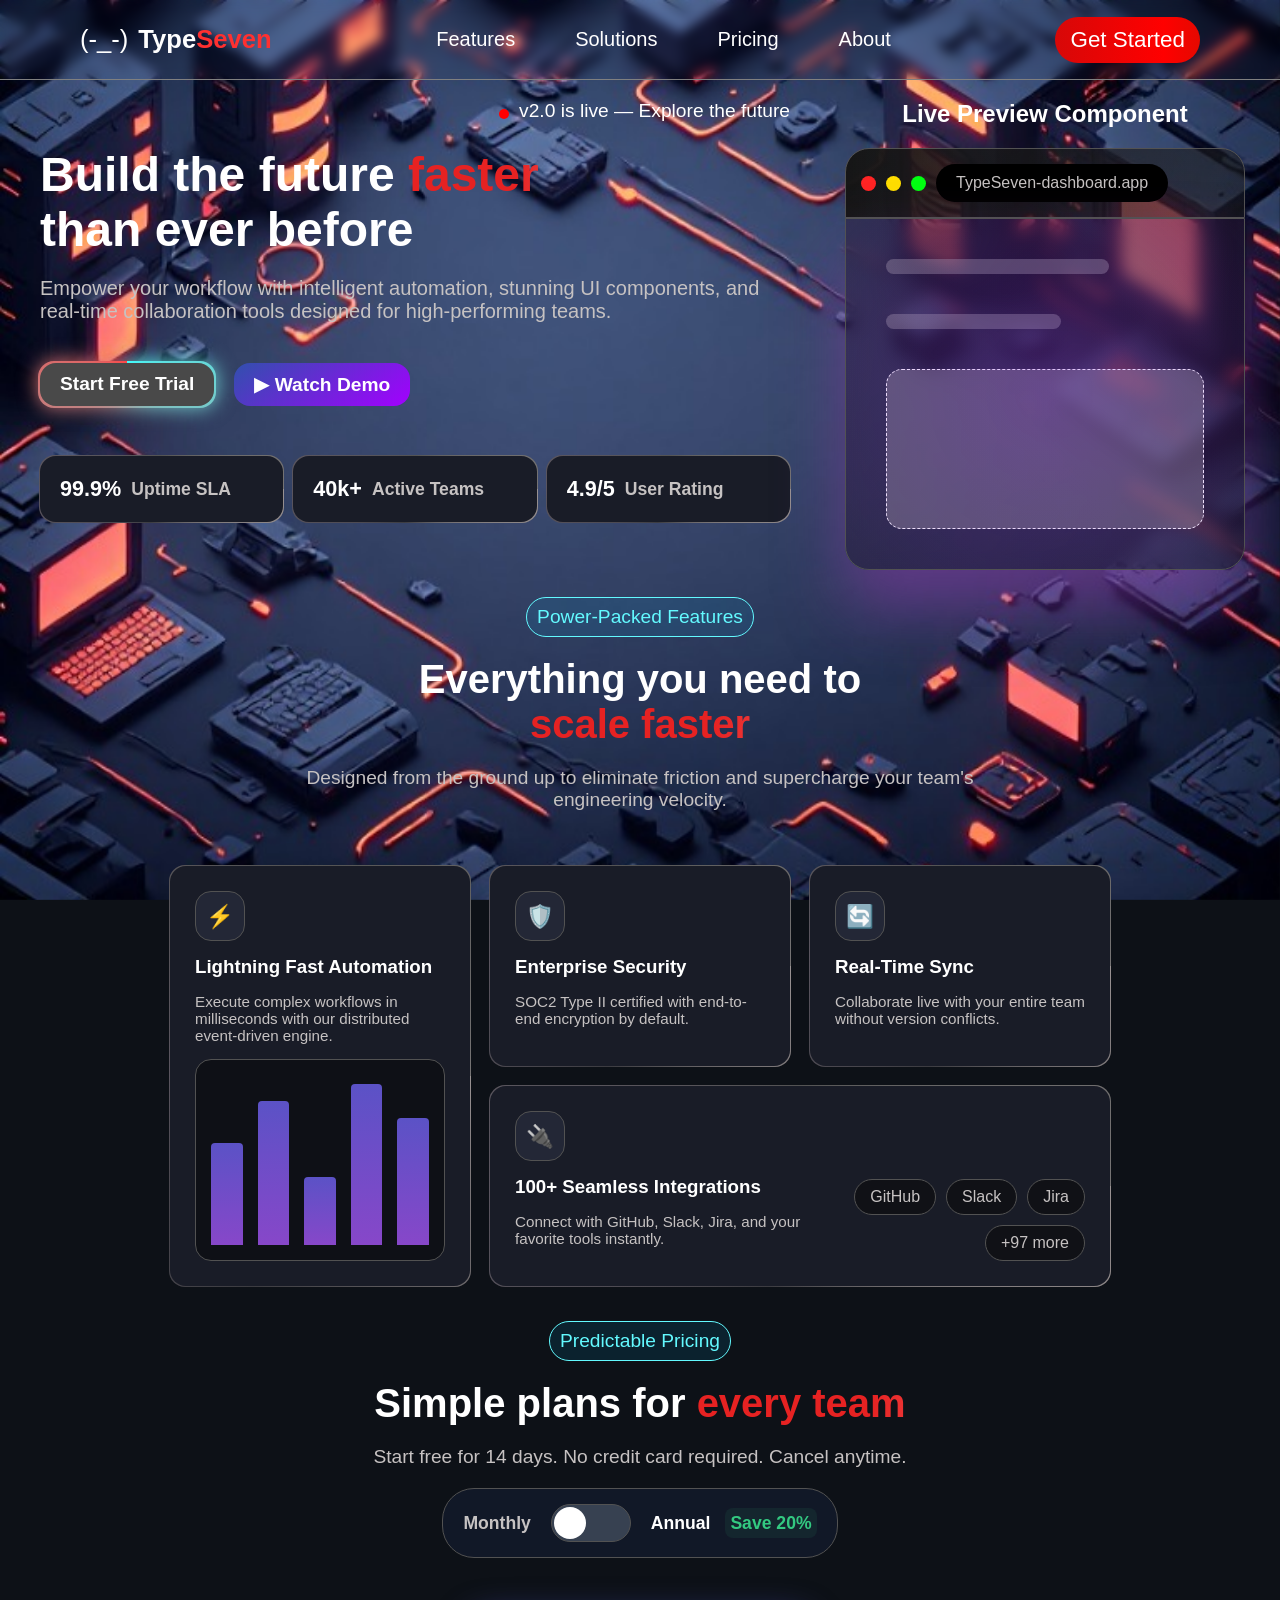
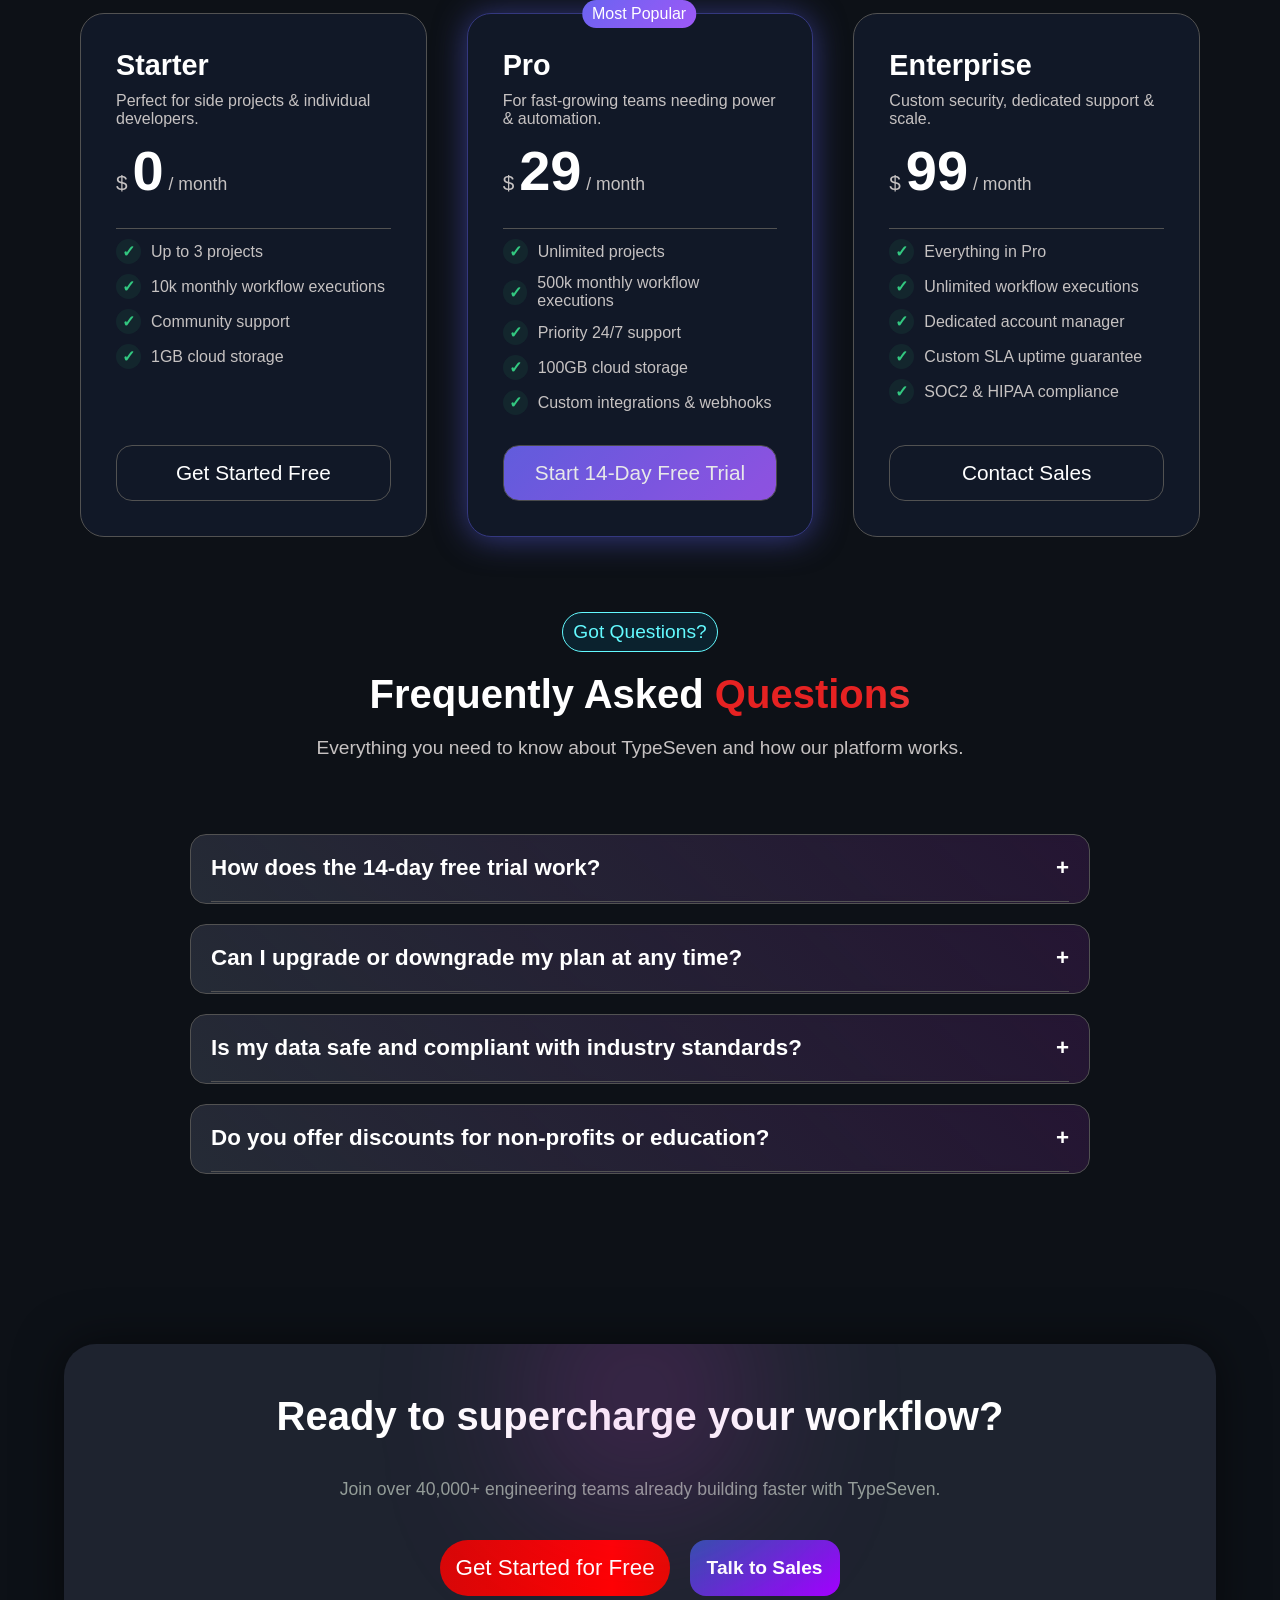
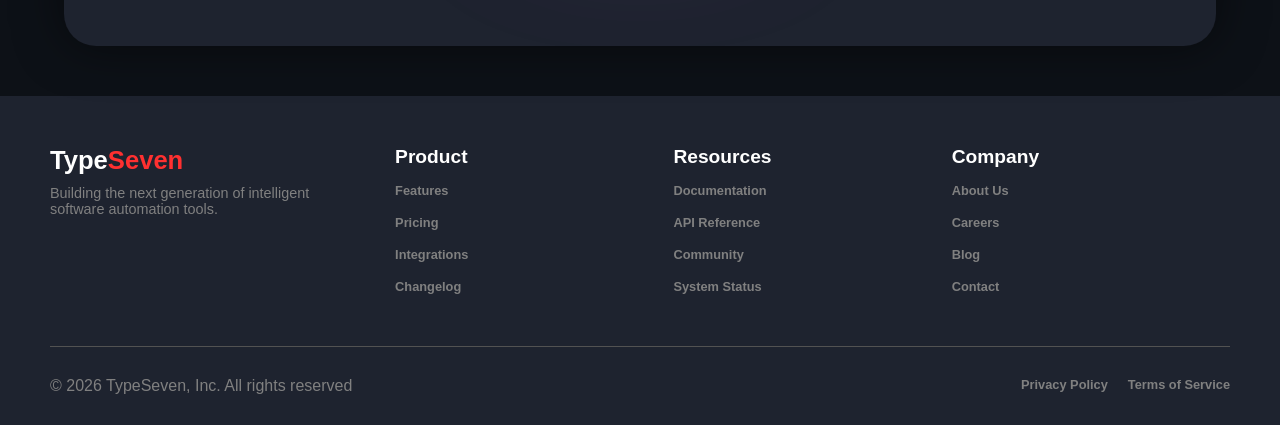
<file: CHAD_WEBSITE/index.html>
<!DOCTYPE html>
<html lang="en">

<head>
    <meta charset="UTF-8">
    <meta name="viewport" content="width=device-width, initial-scale=1.0">
    <title>Document</title>

    <link rel="stylesheet" href="style.css">
</head>

<body>
    <img src="bg.jpg" alt="" class="background-img">

    <header class="site-header">
        <div class="nav-container">
            <!-- Logo -->
            <a href="#" class="logo">
                <span class="logo-icon">(-_-)</span>
                <p class="logo-text">Type<span>Seven</span></p>
            </a>

            <!-- Navigation Links -->
            <nav class="nav-menu" id="navMenu">
                <ul class="nav-list">
                    <li><a href="#features" class="nav-link">Features</a></li>
                    <li><a href="#solutions" class="nav-link">Solutions</a></li>
                    <li><a href="#pricing" class="nav-link">Pricing</a></li>
                    <li><a href="#about" class="nav-link">About</a></li>
                </ul>
            </nav>

            <!-- Call to Action & Mobile Toggle -->
            <div class="nav-actions">
                <a href="#get-started" class="btn-cta">Get Started</a>
                <button class="mobile-menu-toggle" id="menuToggle" aria-label="Toggle navigation menu">
                    <span class="bar"></span>
                    <span class="bar"></span>
                    <span class="bar"></span>
                </button>
            </div>
        </div>
        <nav class="nav-menu-mobile" id="navMenuMobile">
            <ul class="nav-list-mobile">
                <li><a href="#features" class="nav-link">Features</a></li>
                <li><a href="#solutions" class="nav-link">Solutions</a></li>
                <li><a href="#pricing" class="nav-link">Pricing</a></li>
                <li><a href="#about" class="nav-link">About</a></li>
            </ul>
        </nav>
    </header>

    <main>
        <!-- Hero Section -->
        <section class="hero-section" id="hero">
            <div class="hero-container">

                <!-- Left Content Column -->
                <div class="hero-content">
                    <div class="hero-badge">
                        <span class="badge-icon"></span>
                        <span class="badge-text">v2.0 is live — Explore the future</span>
                    </div>

                    <h1 class="hero-title">
                        Build the future <span class="gradient-text">faster</span>
                        <p>than ever before</p>
                    </h1>

                    <p class="hero-subtitle">
                        Empower your workflow with intelligent automation, stunning UI components, and real-time
                        collaboration tools designed for high-performing teams.
                    </p>

                    <div class="hero-buttons">
                        <a href="#get-started" class="btn-primary">Start Free Trial</a>
                        <a href="#demo" class="btn-secondary">
                            <span class="play-icon">▶</span> Watch Demo
                        </a>
                    </div>

                    <div class="hero-stats">
                        <div class="stat-item">
                            <span class="stat-number">99.9%</span>
                            <span class="stat-label">Uptime SLA</span>
                        </div>
                        <div class="stat-divider"></div>
                        <div class="stat-item">
                            <span class="stat-number">40k+</span>
                            <span class="stat-label">Active Teams</span>
                        </div>
                        <div class="stat-divider"></div>
                        <div class="stat-item">
                            <span class="stat-number">4.9/5</span>
                            <span class="stat-label">User Rating</span>
                        </div>
                    </div>
                </div>

                <!-- Right Visual Column (Product Mockup Preview) -->
                <div class="hero-visual">
                    <h2 class="hero-visual-title">Live Preview Component</h2>

                    <div class="mockup-window">
                        <div class="mockup-header">
                            <span class="dot red"></span>
                            <span class="dot yellow"></span>
                            <span class="dot green"></span>
                            <span class="mockup-title">TypeSeven-dashboard.app</span>
                        </div>
                        <div class="mockup-body">
                            <div class="mockup-card-glow"></div>
                            <div class="mockup-content-placeholder">
                                <div class="pulse-line long"></div>
                                <div class="pulse-line medium"></div>
                                <div class="pulse-box"></div>
                            </div>
                        </div>
                    </div>
                </div>

            </div>
        </section>

        <!-- Features Bento Grid Section -->
        <section class="features-section" id="features">
            <div class="features-container">

                <!-- Section Header -->
                <div class="section-header">
                    <span class="section-badge">Power-Packed Features</span>
                    <h2 class="section-title">Everything you need to <br><span class="gradient-text">scale faster</span>
                    </h2>
                    <p class="section-subtitle">Designed from the ground up to eliminate friction and supercharge your
                        team's engineering velocity.</p>
                </div>

                <!-- Bento Grid Container -->
                <div class="bento-grid">

                    <!-- Card 1: Large Featured Card (Left) -->
                    <div class="bento-card" style="grid-area: bento-card-1;">
                        <div class="card-glow"></div>
                        <div class="card-content">
                            <div class="card-icon-wrapper">⚡</div>
                            <h3>Lightning Fast Automation</h3>
                            <p>Execute complex workflows in milliseconds with our distributed event-driven engine.</p>
                            <div class="card-visual-preview">
                                <div class="mini-bar-chart">
                                    <span class="bar-fill bar-1" style="height: 60%;"></span>
                                    <span class="bar-fill bar-2" style="height: 85%;"></span>
                                    <span class="bar-fill bar-3" style="height: 40%;"></span>
                                    <span class="bar-fill bar-4" style="height: 95%;"></span>
                                    <span class="bar-fill bar-5" style="height: 75%;"></span>
                                </div>
                            </div>
                        </div>
                    </div>

                    <!-- Card 2: Top Right Card -->
                    <div class="bento-card" style="grid-area: bento-card-2;">
                        <div class="card-glow"></div>
                        <div class="card-content">
                            <div class="card-icon-wrapper">🛡️</div>
                            <h3>Enterprise Security</h3>
                            <p>SOC2 Type II certified with end-to-end encryption by default.</p>
                        </div>
                    </div>

                    <!-- Card 3: Middle Right Card -->
                    <div class="bento-card" style="grid-area: bento-card-3;">
                        <div class="card-glow"></div>
                        <div class="card-content">
                            <div class="card-icon-wrapper">🔄</div>
                            <h3>Real-Time Sync</h3>
                            <p>Collaborate live with your entire team without version conflicts.</p>
                        </div>
                    </div>

                    <!-- Card 4: Bottom Wide Card -->
                    <div class="bento-card" style="grid-area: bento-card-4;">
                        <div class="card-glow"></div>
                        <div class="card-content flex-row">
                            <div class="text-side">
                                <div class="card-icon-wrapper">🔌</div>
                                <h3>100+ Seamless Integrations</h3>
                                <p>Connect with GitHub, Slack, Jira, and your favorite tools instantly.</p>
                            </div>
                            <div class="badge-stack">
                                <span class="integration-badge">GitHub</span>
                                <span class="integration-badge">Slack</span>
                                <span class="integration-badge">Jira</span>
                                <span class="integration-badge">+97 more</span>
                            </div>
                        </div>
                    </div>

                </div>
            </div>
        </section>

        <!-- Pricing Section -->
        <section class="pricing-section" id="pricing">
            <div class="pricing-container">

                <!-- Section Header -->
                <div class="section-header">
                    <span class="section-badge">Predictable Pricing</span>
                    <h2 class="section-title">Simple plans for <span class="gradient-text">every team</span></h2>
                    <p class="section-subtitle">Start free for 14 days. No credit card required. Cancel anytime.</p>

                    <!-- Billing Toggle -->
                    <div class="billing-toggle-wrapper">
                        <span class="toggle-label grey-text" id="monthlyLabel">Monthly</span>
                        <button class="toggle-switch" id="billingToggle" aria-label="Toggle billing cycle">
                            <span id="toggle-slider"></span>
                        </button>
                        <span class="toggle-label active" id="annualLabel">
                            Annual <span class="discount-pill">Save 20%</span>
                        </span>
                    </div>
                </div>

                <!-- Pricing Cards Grid -->
                <div class="pricing-grid">

                    <!-- Card 1: Starter Plan -->
                    <div class="pricing-card">
                        <div class="pricing-header">
                            <h3 class="plan-name">Starter</h3>
                            <p class="plan-desc">Perfect for side projects & individual developers.</p>
                            <div class="plan-price">
                                <span class="currency">$</span>
                                <span class="amount" data-monthly="0" data-annual="0">0</span>
                                <span class="period">/ month</span>
                            </div>
                        </div>
                        <ul class="plan-features">
                            <li><span class="check-icon">✓</span> Up to 3 projects</li>
                            <li><span class="check-icon">✓</span> 10k monthly workflow executions</li>
                            <li><span class="check-icon">✓</span> Community support</li>
                            <li><span class="check-icon">✓</span> 1GB cloud storage</li>
                        </ul>
                        <a href="#get-started" class="btn-pricing btn-plan-outline">Get Started Free</a>
                    </div>

                    <!-- Card 2: Pro Plan (Highlighted) -->
                    <div class="pricing-card popular-card">
                        <div class="popular-badge">Most Popular</div>
                        <div class="card-glow"></div>
                        <div class="pricing-header">
                            <h3 class="plan-name">Pro</h3>
                            <p class="plan-desc">For fast-growing teams needing power & automation.</p>
                            <div class="plan-price">
                                <span class="currency">$</span>
                                <span class="amount" data-monthly="29" data-annual="24">29</span>
                                <span class="period">/ month</span>
                            </div>
                        </div>
                        <ul class="plan-features">
                            <li><span class="check-icon">✓</span> Unlimited projects</li>
                            <li><span class="check-icon">✓</span> 500k monthly workflow executions</li>
                            <li><span class="check-icon">✓</span> Priority 24/7 support</li>
                            <li><span class="check-icon">✓</span> 100GB cloud storage</li>
                            <li><span class="check-icon">✓</span> Custom integrations & webhooks</li>
                        </ul>
                        <a href="#get-started" class="btn-pricing btn-plan-accent">Start 14-Day Free Trial</a>
                    </div>

                    <!-- Card 3: Enterprise Plan -->
                    <div class="pricing-card">
                        <div class="pricing-header">
                            <h3 class="plan-name">Enterprise</h3>
                            <p class="plan-desc">Custom security, dedicated support & scale.</p>
                            <div class="plan-price">
                                <span class="currency">$</span>
                                <span class="amount" data-monthly="99" data-annual="79">99</span>
                                <span class="period">/ month</span>
                            </div>
                        </div>
                        <ul class="plan-features">
                            <li><span class="check-icon">✓</span> Everything in Pro</li>
                            <li><span class="check-icon">✓</span> Unlimited workflow executions</li>
                            <li><span class="check-icon">✓</span> Dedicated account manager</li>
                            <li><span class="check-icon">✓</span> Custom SLA uptime guarantee</li>
                            <li><span class="check-icon">✓</span> SOC2 & HIPAA compliance</li>
                        </ul>
                        <a href="#contact" class="btn-pricing btn-plan-outline">Contact Sales</a>
                    </div>

                </div>
            </div>
        </section>

        <!-- FAQ Section -->
        <section class="faq-section" id="faq">
            <div class="faq-container">
                <div class="section-header">
                    <span class="section-badge">Got Questions?</span>
                    <h2 class="section-title">Frequently Asked <span class="gradient-text">Questions</span></h2>
                    <p class="section-subtitle">Everything you need to know about TypeSeven and how our platform works.
                    </p>
                </div>

                <div id="faq-accordion">
                    <div class="faq-item">
                        <button class="faq-question">
                            <span>How does the 14-day free trial work?</span>
                            <span class="faq-icon">+</span>
                        </button>
                        <div class="faq-answer">
                            <p>You get full access to all Pro features for 14 days. No credit card is required to sign
                                up. If you decide not to upgrade, your account automatically converts to the free
                                Starter plan.</p>
                        </div>
                    </div>

                    <div class="faq-item">
                        <button class="faq-question">
                            <span>Can I upgrade or downgrade my plan at any time?</span>
                            <span class="faq-icon">+</span>
                        </button>
                        <div class="faq-answer">
                            <p>Yes, absolutely. You can upgrade, downgrade, or cancel your subscription directly from
                                your dashboard settings at any time with prorated billing.</p>
                        </div>
                    </div>

                    <div class="faq-item">
                        <button class="faq-question">
                            <span>Is my data safe and compliant with industry standards?</span>
                            <span class="faq-icon">+</span>
                        </button>
                        <div class="faq-answer">
                            <p>Security is our highest priority. TypeSeven is SOC2 Type II and HIPAA compliant with full
                                AES-256 encryption at rest and TLS 1.3 in transit.</p>
                        </div>
                    </div>

                    <div class="faq-item">
                        <button class="faq-question">
                            <span>Do you offer discounts for non-profits or education?</span>
                            <span class="faq-icon">+</span>
                        </button>
                        <div class="faq-answer">
                            <p>Yes! We offer a 50% discount for non-profit organizations, educational institutions, and
                                open-source projects. Reach out to our support team for details.</p>
                        </div>
                    </div>
                </div>
            </div>
        </section>

        <!-- Call to Action Banner -->
        <section class="cta-banner-section">
            <div class="cta-banner-container">
                <div class="cta-glow"></div>
                <h2 class="cta-title">Ready to supercharge your workflow?</h2>
                <p class="cta-subtitle">Join over 40,000+ engineering teams already building faster with TypeSeven.</p>
                <div class="cta-actions">
                    <a href="#get-started" class="btn-cta">Get Started for Free</a>
                    <a href="#contact" class="btn-secondary">Talk to Sales</a>
                </div>
            </div>
        </section>

    </main>
    <!-- Footer -->
    <footer class="site-footer">
        <div class="footer-container">
            <div class="footer-brand">
                <a href="#" class="logo">
                    <span class="logo-text">Type<span>Seven</span></span>
                </a>
                <p class="footer-tagline">Building the next generation of intelligent software automation tools.</p>
            </div>

            <div class="footer-links">
                <div class="footer-column">
                    <h4>Product</h4>
                    <ul>
                        <li><a href="#features">Features</a></li>
                        <li><a href="#pricing">Pricing</a></li>
                        <li><a href="#integrations">Integrations</a></li>
                        <li><a href="#changelog">Changelog</a></li>
                    </ul>
                </div>

                <div class="footer-column">
                    <h4>Resources</h4>
                    <ul>
                        <li><a href="#docs">Documentation</a></li>
                        <li><a href="#api">API Reference</a></li>
                        <li><a href="#community">Community</a></li>
                        <li><a href="#status">System Status</a></li>
                    </ul>
                </div>

                <div class="footer-column">
                    <h4>Company</h4>
                    <ul>
                        <li><a href="#about">About Us</a></li>
                        <li><a href="#careers">Careers</a></li>
                        <li><a href="#blog">Blog</a></li>
                        <li><a href="#contact">Contact</a></li>
                    </ul>
                </div>
            </div>
        </div>

        <div class="footer-bottom">
            <p>&copy; 2026 TypeSeven, Inc. All rights reserved</p>
            <div class="legal-links">
                <a href="#privacy">Privacy Policy</a>
                <a href="#terms">Terms of Service</a>
            </div>
        </div>
    </footer>

    <script src="main.js"></script>
</body>

</html>
</file>
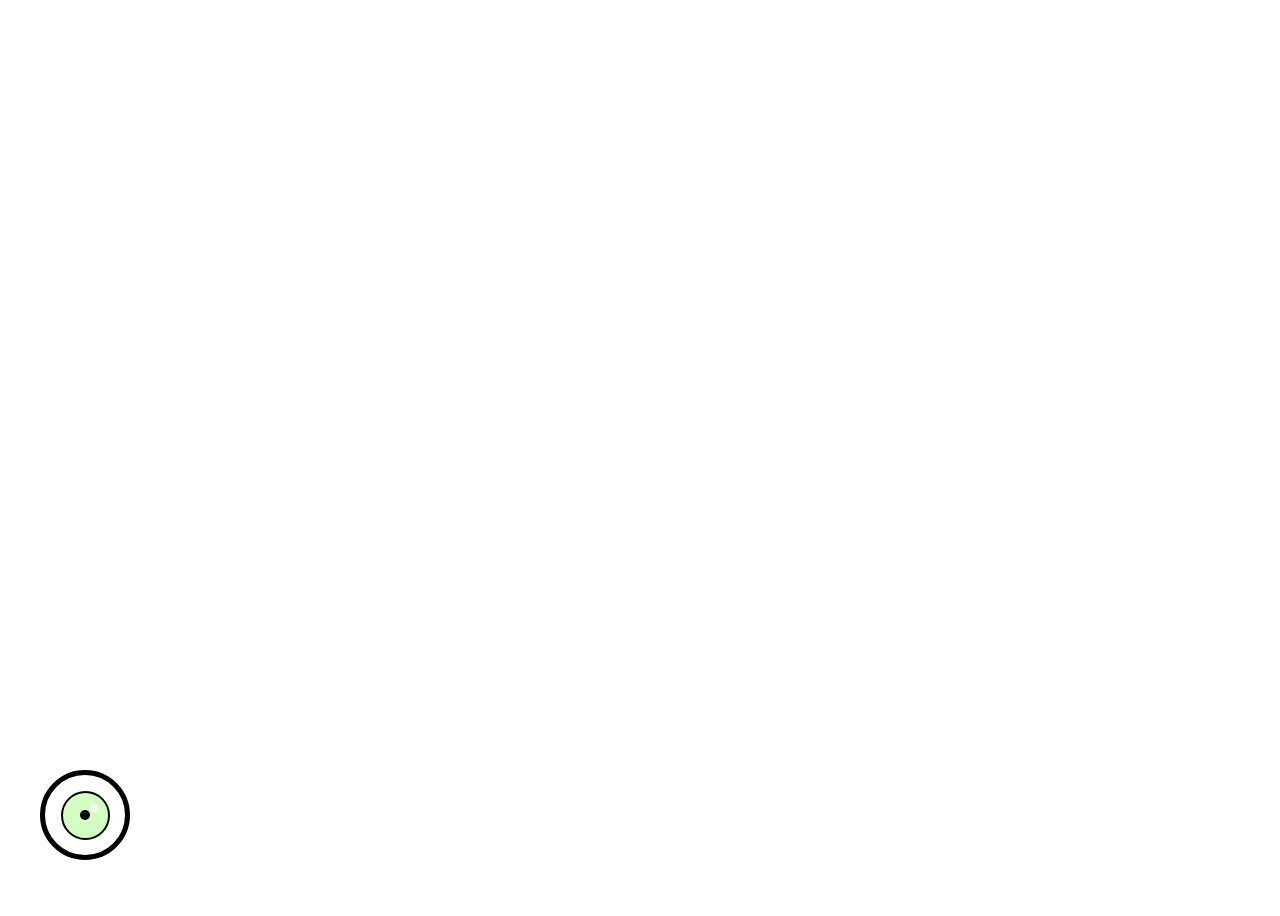
<file: CHAD_WEBSITE/bot/index.html>
<!DOCTYPE html>
<html lang="en">
<head>
    <meta charset="UTF-8">
    <meta name="viewport" content="width=device-width, initial-scale=1.0">
    <title>Document</title>

    <link rel="stylesheet" href="style.css">
</head>
<body>
    <div class="eye">
        <div class="eye-lid"></div>
        <div class="outer-circle">
            <div class="inner-circle">
                <div class="shine"></div>
            </div>
        </div>   
    </div>
</body>

<script src="main.js"></script>
</html>
</file>
<file: CHAD_WEBSITE/style.css>
* {
    padding: 0;
    margin: 0;
    box-sizing: border-box;
    font-family: 'Segoe UI', Tahoma, Geneva, Verdana, sans-serif;
}

:root {
    --bg1: #0d1117;
    --bg2: #ff3030;
    --bg3: #191c27;
    --bg4: #232736;
    --bg5: #0e1016;
    --bg6: #111827;
    --bg7: #33c98114;
    --border-bg1: #525252;
    --cl1: white;
    --cl2: #ff3030;
    --cl3: rgb(198, 194, 194);
    --cl4: #63faff;
    --cl5: #33c981;
}

.background-img {
    height: 100vh;
    width: 100vw;
    position: fixed;
    top: 0;
    left: 0;
    z-index: -999;
    display: ;
    /*for now*/
}

.logo,
.nav-link,
.btn-cta {
    text-decoration: none;
    color: var(--cl1);
}



body {
    background-color: var(--bg1);
    color: var(--cl1);
    max-width: 1445px;
    margin: auto;
}

.site-header {
    z-index: 999;
    position: fixed;
    top: 0;
    width: 100vw;
    transition: top 400ms ease;
    transform: translateY(0%);
    max-width: 1445px;
    margin: auto;
}

.nav-container {
    padding: 0 80px;
    height: 80px;
    display: flex;
    justify-content: space-between;
    align-items: center;
    background-color: #0d111700;
    backdrop-filter: blur(6px);
    color: var(--cl1);
    border-bottom: 1px solid grey;
}

.nav-list {
    display: flex;
    list-style-type: none;
    gap: 40px;
}

.nav-link {
    font-size: 1.25rem;
    position: relative;
    padding: 10px 10px 5px 10px;
}

.nav-link::after {
    content: "";
    position: absolute;
    bottom: 0;
    left: 0;
    height: 2px;
    width: 100%;
    background-color: var(--bg2);
    transform: scaleX(0);
    transition: transform 300ms ease-in;
    transform-origin: left;
}

.nav-link:hover::after {
    transform: scaleX(1);
}

.nav-link:hover {
    text-shadow: 1px 1px 0.5rem var(--bg2);
}


.logo {
    font-size: 1.6rem;
    display: flex;
    gap: 10px;
}

.logo-text {
    font-size: 1.6rem;
    font-weight: 700;
}

.logo-text span {
    color: var(--cl2);
}

.nav-actions {
    display: flex;
    gap: 20px;
    align-items: center;
}


.btn-cta {
    display: flex;
    align-items: center;
    justify-content: center;
    padding: 10px 15px;
    font-size: 1.4rem;
    border-radius: 2rem;
    background-color: var(--bg2);
    background: linear-gradient(to left, rgb(213, 24, 24), rgb(165, 44, 14), #b01a00, rgb(255, 0, 0), rgb(215, 8, 8));
    background-size: 300% 100%;
    animation: btn-anim 4s infinite ease-in;
}

.btn-cta:hover {
    transform: scale(1.01);
}

@keyframes btn-anim {
    0% {
        background-position: 0% 50%;
    }

    100% {
        background-position: 150% 50%;
    }
}

.mobile-menu-toggle {
    border: none;
    background-color: transparent;
    display: flex;
    flex-direction: column;
    justify-content: space-between;
    display: none;
    width: 25px;
    height: 20px;
    transition: transform 200ms ease-in;
    cursor: pointer;
}

.mobile-menu-toggle:hover {
    transform: scale(1.05);
}

.hide {
    display: none;
}

.bar {
    height: 1px;
    width: 100%;
    background-color: white;
}

.nav-list-mobile {
    display: flex;
    flex-direction: column;
    background-color: #0d111780;
    backdrop-filter: blur(6px);
}

.nav-list-mobile li {
    height: 50px;
    padding-left: 20px;
    display: flex;
    align-items: center;
    border-bottom: 1px solid gray;
}

/* main starts */

main {
    margin-top: 80px;
}

.hero-container {
    display: flex;
    gap: 40px;
    padding: 20px 20px 20px 40px;
}

.hero-badge {
    display: flex;
    align-items: center;
    gap: 10px;
    padding-bottom: 25px;
}

.badge-icon {
    margin-top: 5px;
    display: inline-block;
    height: 10px;
    width: 10px;
    margin-left: auto;
    background-color: rgb(255, 0, 0);
    border-radius: 50%;
    animation: live-pulse 1500ms infinite ease-in-out;
}

.badge-text {
    font-size: 1.2rem;
}

@keyframes live-pulse {
    0% {
        background-color: rgb(157, 0, 0);
        box-shadow: 0 0 8px rgba(253, 2, 2, 0.248);
    }

    50% {
        background-color: rgb(246, 39, 39);
        box-shadow: 0 0 10px rgba(242, 29, 29, 0.573);
    }

    100% {
        background-color: rgb(157, 0, 0);
        box-shadow: 0 0 8px rgba(253, 2, 2, 0.248);
    }
}

.hero-title {
    font-size: 3rem;
}

.gradient-text {
    background: linear-gradient(275deg,
            var(--cl2),
            #ff7777,
            #e62222,
            #e62222);
    background-size: 250% 100%;

    animation: fast-bounce 1.5s ease-in-out infinite;

    display: inline-block;
    -webkit-background-clip: text;
    background-clip: text;
    -webkit-text-fill-color: transparent;
    color: transparent;
}

@keyframes fast-bounce {
    0% {
        background-position: 0% 0%;
    }

    100% {
        background-position: 165% 100%;
    }
}

.hero-subtitle {
    font-size: 1.25rem;
    color: var(--cl3);
    padding: 20px 0 10px 0;
    max-width: 750px;
}

.hero-buttons {
    display: flex;
    gap: 20px;
    padding: 30px 0;
}

.hero-buttons a {
    color: var(--cl1);
    text-decoration: none;
    border-radius: 1rem;
    padding: 10px 20px;
    font-size: 1.2rem;
    font-weight: 600;
}

.btn-primary {
    transition: background-color 200ms ease-in;
    position: relative;
    justify-content: center;
    background-color: #494949;
}

.btn-primary:hover {
    background-color: #5b5b5b;
}

@property --angle {
    syntax: '<angle>';
    initial-value: 0deg;
    inherits: false;
}

.btn-primary::after,
.btn-primary::before {
    --angle: 0deg;
    box-sizing: border-box;
    position: absolute;
    content: '';
    /*we're moving them 50% out for their extra height-width e.g.,(total-height - 100%)((108 - 100)/2 = 4%)*/
    top: -4%;
    left: -1%;
    height: 108%;
    width: 102%;
    border-radius: 1rem;
    z-index: -1;
    padding: 6px;
    background-image: conic-gradient(from var(--angle), rgb(62, 255, 255), rgb(255, 70, 70));
    animation: angle-rotate 2s linear infinite;
}

.btn-primary::before {
    filter: blur(10px);
}

.btn-secondary {
    border: none;
    padding: 17px;
    border-radius: 1rem;
    text-decoration: none;
    background-image: linear-gradient(145deg, #3150ad, #a300ff);
    color: white;
    font-size: 1.2rem;
    font-weight: 600;
}

.btn-secondary:hover {
    outline: 1px solid white;
}

@keyframes angle-rotate {
    0% {
        --angle: 0deg;
    }

    100% {
        --angle: 360deg;
    }
}

.hero-stats {
    display: flex;
    gap: 5px;
    padding: 20px 0px;
}

.stat-item {
    position: relative;
    padding: 20px;
    background-color: var(--bg3);
    border-radius: 1rem;
    width: 100%;
    max-width: 250px;
    display: flex;
    align-items: center;
    gap: 10px;
}

.stat-number {
    font-size: 1.35rem;
    font-weight: 700;
}

.stat-label {
    font-size: 1.1rem;
    font-weight: 600;
    color: var(--cl3);
}

@property --angleX {
    syntax: "<angle>";
    initial-value: 95deg;
    inherits: false;
}

.stat-item::after {
    --angleX: 90deg;
    content: '';
    position: absolute;
    top: -1px;
    left: -1px;
    padding: 1px;
    width: 100%;
    height: 100%;
    z-index: -1;
    background-image: conic-gradient(from var(--angleX),
            rgb(154, 147, 147) 0%,
            rgb(60, 60, 65) 30%,
            rgb(90, 85, 95) 50%,
            rgb(83, 83, 83) 75%,
            rgb(118, 116, 116) 100%);
    border-radius: 1rem;
    animation: angleX-rotate 2s linear infinite;
}

@keyframes angleX-rotate {
    0% {
        --angleX: 90deg;
    }

    100% {
        --angleX: 450deg;
    }
}

/* Hero Visual Container */
.hero-visual {
    width: 100%;
    max-width: 400px;
    margin: 0 auto;
    height: 400px;
    display: flex;
    flex-direction: column;
}

.hero-visual-title {
    text-align: center;
    padding-bottom: 20px;
}

.mockup-window {
    height: 100%;
}

.mockup-header {
    display: flex;
    align-items: center;
    gap: 10px;
    background-image: radial-gradient(circle at right, rgba(30, 30, 30, 0.51), #161616);
    padding: 15px;
    border-radius: 1.5rem 1.5rem 0rem 0rem;
    border: 1px solid var(--border-bg1);
    box-shadow: 0 0 4rem rgba(136, 60, 169, 0.565)e;
}

.dot {
    height: 15px;
    aspect-ratio: 1;
    border-radius: 50%;
}

.red {
    background-color: rgb(255, 36, 36);
}

.yellow {
    background-color: rgb(255, 221, 0);
}

.green {
    background-color: rgb(0, 255, 17);
}

.mockup-title {
    background-color: black;
    padding: 10px 20px;
    color: var(--cl3);
    border-radius: 1.5rem;
}

.mockup-body {
    height: 100%;
    background-image: radial-gradient(circle at right, #1e1e1e72, #16161673);
    backdrop-filter: blur(0.5rem);
    border: 1px solid var(--border-bg1);
    border-radius: 0 0 1.5rem 1.5rem;
    padding: 40px;
    position: relative;
    overflow: hidden;
    box-shadow: 0 2.5rem 4rem rgba(136, 60, 169, 0.565);
}

.mockup-card-glow {
    position: absolute;
    top: -50%;
    left: -50%;
    width: 200%;
    height: 200%;
    background: radial-gradient(circle, rgba(138, 40, 230, 0.382) 0%, rgba(116, 44, 184, 0) 70%);
    opacity: 0.8;
    pointer-events: none;
    animation: pulse-content 2s ease-in-out infinite alternate;
}

.mockup-content-placeholder {
    display: flex;
    flex-direction: column;
    gap: 40px;
    height: 100%;
}

.pulse-line {
    height: 25px;
    background-color: rgba(165, 165, 165, 0.4);
    border-radius: 1rem;
    animation: pulse-content 2s ease-in infinite;
}

.long {
    width: 70%;
}

.medium {
    width: 55%;
}

.pulse-box {
    background-color: rgba(165, 165, 165, 0.4);
    border-radius: 1rem;
    height: 100%;
    width: 100%;
    animation: pulse-content 2s ease-in infinite;
    border: 1px dashed white;
}

@keyframes pulse-content {
    0% {
        opacity: 0.7;
    }

    50% {
        opacity: 0.4;
    }

    100% {
        opacity: 0.7;
    }
}

/* FEATUREAS SECTION HERE */
.features-section {
    margin: auto;
    display: flex;
    flex-direction: column;
    align-items: center;
    justify-content: center;
}

.section-header {
    display: flex;
    flex-direction: column;
    align-items: center;
    gap: 20px;
    max-width: 700px;
    margin: 30px auto 50px;
    padding: 5px;
}

.section-badge {
    padding: 8px 10px;
    border: 1px solid var(--cl4);
    border-radius: 2rem;
    color: var(--cl4);
    background-color: #08adee1c;
    font-size: 1.2rem;
}

.section-title {
    font-size: 2.5rem;
    font-weight: 900;
    text-align: center;
}

.section-subtitle {
    font-size: 1.2rem;
    color: var(--cl3);
    text-align: center;
}

.bento-grid {
    justify-content: center;
    display: grid;
    gap: 20px;
    grid-auto-columns: 300px;
    grid-auto-rows: 200px;
    grid-template-areas: "bento-card-1 bento-card-2 bento-card-3"
        "bento-card-1 bento-card-4 bento-card-4";
}

.bento-card {
    background-color: var(--bg3);
    position: relative;
    border-radius: 1rem;
    position: relative;
}

.card-glow {
    transition: opacity 200ms ease-in;
    background-color: rgba(227, 117, 255, 0.3);
    opacity: 0;
    position: absolute;
    height: 100px;
    width: 100px;
    top: 30%;
    left: 50%;
    filter: blur(6rem);
}

.bento-card:hover .card-glow {
    opacity: 1;
}


.bento-card::after {
    --angleX: 90deg;
    content: '';
    position: absolute;
    top: -1px;
    left: -1px;
    padding: 1px;
    width: 100%;
    height: 100%;
    z-index: -1;
    background-image: conic-gradient(from var(--angleX),
            rgb(154, 147, 147) 0%,
            rgb(60, 60, 65) 30%,
            rgb(90, 85, 95) 50%,
            rgb(83, 83, 83) 75%,
            rgb(118, 116, 116) 100%);
    border-radius: 1rem;
    animation: angleX-rotate 3s linear infinite;
}

.card-content {
    padding: 25px;
    display: flex;
    flex-direction: column;
    gap: 15px;
    height: 100%;
}

.card-icon-wrapper {
    flex-shrink: 0;
    display: flex;
    align-items: center;
    justify-content: center;
    height: 50px;
    width: 50px;
    font-size: 1.4rem;
    background-color: var(--bg4);
    border-radius: 1rem;
    border: 1px solid var(--border-bg1);
}

.card-content p {
    font-size: 0.95rem;
    color: var(--cl3);
}

.card-visual-preview {
    height: 100%;
}

.mini-bar-chart {
    height: 100%;
    min-height: 180px;
    width: 100%;
    display: flex;
    align-items: flex-end;
    padding: 15px;
    gap: 15px;
    background-color: var(--bg5);
    border-radius: 1rem;
    border: 1px solid var(--border-bg1);
}

.bar-fill {
    width: 100%;
    background-image: linear-gradient(#5b52c6, #8747c9);
    border-radius: 4px 4px 0 0;
    transition: height 300ms ease;
    transform: scaleY(1);
}

/*bar animation*/

.bar-1 {
    animation: bar-move-high 3s ease-in-out infinite;
}

.bar-2 {
    animation: bar-move-low 2.7s ease-in-out infinite;
}

.bar-3 {
    animation: bar-move-mid 2.8s ease-in-out infinite;
}

.bar-4 {
    animation: bar-move-high 2.6s ease-in-out infinite;
}

.bar-5 {
    animation: bar-move-mid 2.9s ease-in-out infinite;
}

@keyframes bar-move-high {
    0% {
        height: 5%;
    }

    50% {
        height: 85%;
    }

    100% {
        height: 5%;
    }
}

@keyframes bar-move-mid {
    0% {
        height: 10%;
    }

    50% {
        height: 75%;
    }

    100% {
        height: 10%;
    }
}

@keyframes bar-move-low {
    0% {
        height: 30%;
    }

    50% {
        height: 55%;
    }

    100% {
        height: 30%;
    }
}

.flex-row {
    flex-direction: row;
}

.text-side {
    display: flex;
    flex-direction: column;
    gap: 15px;
}

.badge-stack {
    display: flex;
    flex-wrap: wrap;
    justify-content: flex-end;
    align-items: center;
    gap: 10px;
    margin-top: auto;
}

.integration-badge {
    padding: 8px 15px;
    background-color: #101116;
    border-radius: 2rem;
    border: 1px solid var(--border-bg1);
    color: var(--cl3);
}

/* pricing section here */
.billing-toggle-wrapper {
    background-color: var(--bg6);
    border-radius: 2rem;
    font-size: 1.1rem;
    display: flex;
    align-items: center;
    gap: 20px;
    height: 70px;
    padding: 10px 20px;
    border: 1px solid var(--border-bg1);
    font-weight: 600;
}

.grey-text {
    color: var(--cl3);
}


.toggle-switch {
    display: flex;
    height: 80%;
    width: 80px;
    border-radius: 2rem;
    padding: 2px;
    border: 1px solid var(--border-bg1);
    background-color: #374151;
    cursor: pointer;
}

#toggle-slider {
    background-color: white;
    height: 100%;
    aspect-ratio: 1;
    border-radius: 50%;
}



.discount-pill {
    padding: 5px;
    margin-left: 10px;
    color: var(--cl5);
    font-weight: 600;
    background-color: var(--bg7);
    border-radius: 0.5rem;
}

.pricing-grid {
    display: grid;
    grid-template-columns: repeat(auto-fit, minmax(300px, 1fr));
    gap: 40px;
    padding-bottom: 100px;
    max-width: 1200px;
    margin: 0 auto;
    padding: 0 40px 40px;
}

.pricing-card {
    transition: all 200ms ease-in;
    position: relative;
    display: flex;
    flex-direction: column;
    background-color: var(--bg6);
    padding: 35px;
    border-radius: 1.5rem;
    border: 1px solid var(--border-bg1);
    min-height: 500px;
    color: var(--cl3);
}

.pricing-card:hover {
    transform: translateY(-5px);
    background-color: #152136;
}

.pricing-card:hover .card-glow {
    opacity: 1;
}

.plan-name {
    font-size: 1.8rem;
    color: var(--cl1);
}

.plan-desc {
    padding: 10px 0;
}

.plan-price {
    padding-bottom: 25px;
    border-bottom: 1px solid var(--border-bg1);
    font-size: 1.1rem;
}

.currency {
    font-size: 1.3rem;
}

.amount {
    font-size: 3.5rem;
    font-weight: 600;
    color: var(--cl1);
}

.plan-features {
    display: flex;
    flex-direction: column;
    gap: 10px;
    padding: 10px 0;
    list-style-type: none;
    height: 100%;
}

.plan-features li {
    display: flex;
    gap: 10px;
    align-items: center;
}

.check-icon {
    display: flex;
    align-items: center;
    justify-content: center;
    color: var(--cl5);
    font-weight: 600;
    background-color: var(--bg7);
    height: 25px;
    width: 25px;
    border-radius: 50%;
}

.popular-badge {
    position: absolute;
    padding: 5px 10px;
    border-radius: 1rem;
    background-image: linear-gradient(135deg, #6b64f1, #9e58f6);
    color: var(--cl1);
    top: 0;
    left: 0;
    translate: 100% -50%;
}

.popular-card {
    border: 1px solid #34387f;
    box-shadow: 0 2px 2rem #34387f;
}

.btn-pricing {
    transition: all 200ms ease-in;
    margin-top: 20px;
    text-decoration: none;
    text-align: center;
    color: var(--cl1);
    font-size: 1.3rem;
    padding: 15px;
    border: 1px solid var(--border-bg1);
    border-radius: 1rem;
}

.btn-plan-outline:hover {
    border: 1px solid var(--cl1);
    background-color: rgba(255, 255, 255, 0.05);
}

.btn-plan-accent {
    transition: all 200ms ease-in;
    background-image: linear-gradient(135deg, #6b64f1, #9e58f6);
    opacity: 0.9;
}

.btn-plan-accent:hover {
    opacity: 1;
}

/* FAQ SECTION */
#faq-accordion {
    width: 100%;
    max-width: 1200px;
    margin: 0 auto;
    display: flex;
    flex-direction: column;
    gap: 20px;
    padding: 20px;
    align-items: center;
}

.faq-item {
    transition: all 200ms ease-in;
    max-height: 333px;
    background-image: linear-gradient(225deg, #36194794, #252b36);
    backdrop-filter: blur(5px);
    display: flex;
    flex-direction: column;
    gap: 20px;
    padding: 20px;
    border: 1px solid var(--border-bg1);
    border-radius: 1rem;
    max-width: 900px;
}

.faq-question {
    background: none;
    border: none;
    font-size: 1.4rem;
    font-weight: 600;
    color: var(--cl1);
    display: flex;
    justify-content: space-between;
    cursor: pointer;
}

.faq-answer {
    color: #c0cfc7;
    border-top: 1px solid var(--border-bg1);
    padding-top: 10px;
    font-size: 1.1rem;
}

.hide-faq {
    max-height: 70px;
    overflow: hidden;
}

.faq-icon {
    transition: transform 300ms ease-in;
}

.faq-icon-rotate {
    transform: rotateZ(45deg);
    transform-origin: 50% 50%;
}

.cta-banner-container {
    position: relative;
    overflow: hidden;
    background-color: #1e232f;
    padding: 50px;
    max-width: 1200px;
    width: 90%;
    margin: 150px auto 50px;
    border-radius: 2rem;
    box-shadow: 0 0 3rem #00000082;
    display: flex;
    flex-direction: column;
    align-items: center;
    gap: 40px;
}

.cta-title {
    font-size: 2.5rem;
    text-align: center;
}

.cta-subtitle {
    font-size: 1.1rem;
    color: #949e99;
    font-weight: 500;
    text-align: center;
}

.cta-actions {
    display: flex;
    gap: 20px;
}

.cta-glow {
    position: absolute;
    top: 0;
    height: 100px;
    aspect-ratio: 1.1;
    background-color: rgb(202, 49, 202);
    filter: blur(6rem);
    border-radius: 50%;
}

/*footer */
footer {
    background-color: #1e232f;
}

.footer-container {
    display: flex;
    padding: 50px;
    gap: 40px;
}

.footer-links {
    width: 100%;
    display: grid;
    grid-template-columns: repeat(3, 1fr);
    align-items: center;
}

.footer-brand,
.footer-column,
.footer-column ul {
    display: flex;
    flex-direction: column;
    gap: 10px;
}

.footer-tagline {
    color: gray;
    font-size: 0.9rem;
}

.footer-column {
    font-size: 1.2rem;
}

.footer-column ul li {
    list-style-type: none;
}

.footer-column ul li a, .legal-links a {
    transition: all 200ms ease-in;
    text-decoration: none;
    color: gray;
    font-size: 0.8rem;
    font-weight: 600;
}

.footer-column ul li a:hover, .legal-links a:hover {
    text-decoration: none;
    color: rgb(247, 243, 243);
    text-decoration: underline;
}

.footer-bottom {
    margin: 0 50px;
    display: flex;
    justify-content: space-between;
    border-top: 1px solid var(--border-bg1);
    padding: 30px 0;
    color: gray;
}

.legal-links {
    display: flex;
    gap: 20px;
}

@media screen and (max-width: 1050px) {
    .nav-container {
        padding: 0 30px;
    }

    .nav-list {
        gap: 10px;
    }

    .hero-container {
        padding: 10px 30px;
        flex-direction: column;
    }

    .mockup-body {
        height: 75%;
    }

    .features-section {
        padding: 30px;
    }

    .bento-grid {
        grid-template-areas: "bento-card-1 bento-card-2"
            "bento-card-1 bento-card-3"
            "bento-card-4 bento-card-4";
    }

    .faq-question {
        font-size: 1.1rem;
    }

    .hide-faq {
        max-height: 60px;
    }

    .cta-title {
        font-size: 2.2rem;
    }

    .footer-container {
        flex-direction: column;
    }
}

@media screen and (max-width: 868px) {
    .nav-menu {
        display: none;
    }

    .mobile-menu-toggle {
        display: flex;
    }

    .nav-container {
        height: 55px;
        padding: 0 30px;
    }

    .logo {
        font-size: 1.2rem;
    }

    .btn-cta {
        font-size: 1rem;
        padding: 10px;
    }

    main {
        margin-top: 55px;
    }

    .hero-title {
        font-size: 2rem;
    }

    .hero-stats {
        flex-direction: column;
        margin: auto;
    }

    .stat-item {
        max-width: 100%;
    }
}

@media screen and (max-width: 700px) {
    .bento-grid {
        grid-template-areas: "bento-card-1"
            "bento-card-2"
            "bento-card-3"
            "bento-card-4";
        grid-auto-columns: 100%;
        grid-auto-rows: auto;
    }
}
</file>
<file: CHAD_WEBSITE/bot/style.css>
body {
    display: flex;
    align-items: center;
    justify-content: center;
    height: 100vh;
}

@property --x {
    syntax: "<percentage>";
    inherits: false;
    initial-value: 0;
}

@property --y {
    syntax: "<percentage>";
    inherits: false;
    initial-value: 0;
}

.eye {
    height: 80px;
    aspect-ratio: 1;
    border: 5px solid black;
    border-radius: 50%;
    display: flex;
    align-items: center;
    justify-content: center;
    position: fixed;
    bottom: 40px;
    left: 40px;
}

.outer-circle {
    height: 45px;
    aspect-ratio: 1;
    border: 2px solid black;
    border-radius: 50%;
    display: flex;
    align-items: center;
    justify-content: center;
    background-color: rgb(211, 255, 193);
    position: absolute;
    transform: translate(var(--x), var(--y));
}

.inner-circle {
    height: 10px;
    aspect-ratio: 1;
    background-color: black;
    border-radius: 100%;
    position: relative;
}

.shine {
    height: 90%;
    aspect-ratio: 1;
    border-radius: 50%;
    background-color: rgba(255, 255, 255, 0.7);
    position: absolute;
    top: -75%;
    right: -75%;
}
</file>
